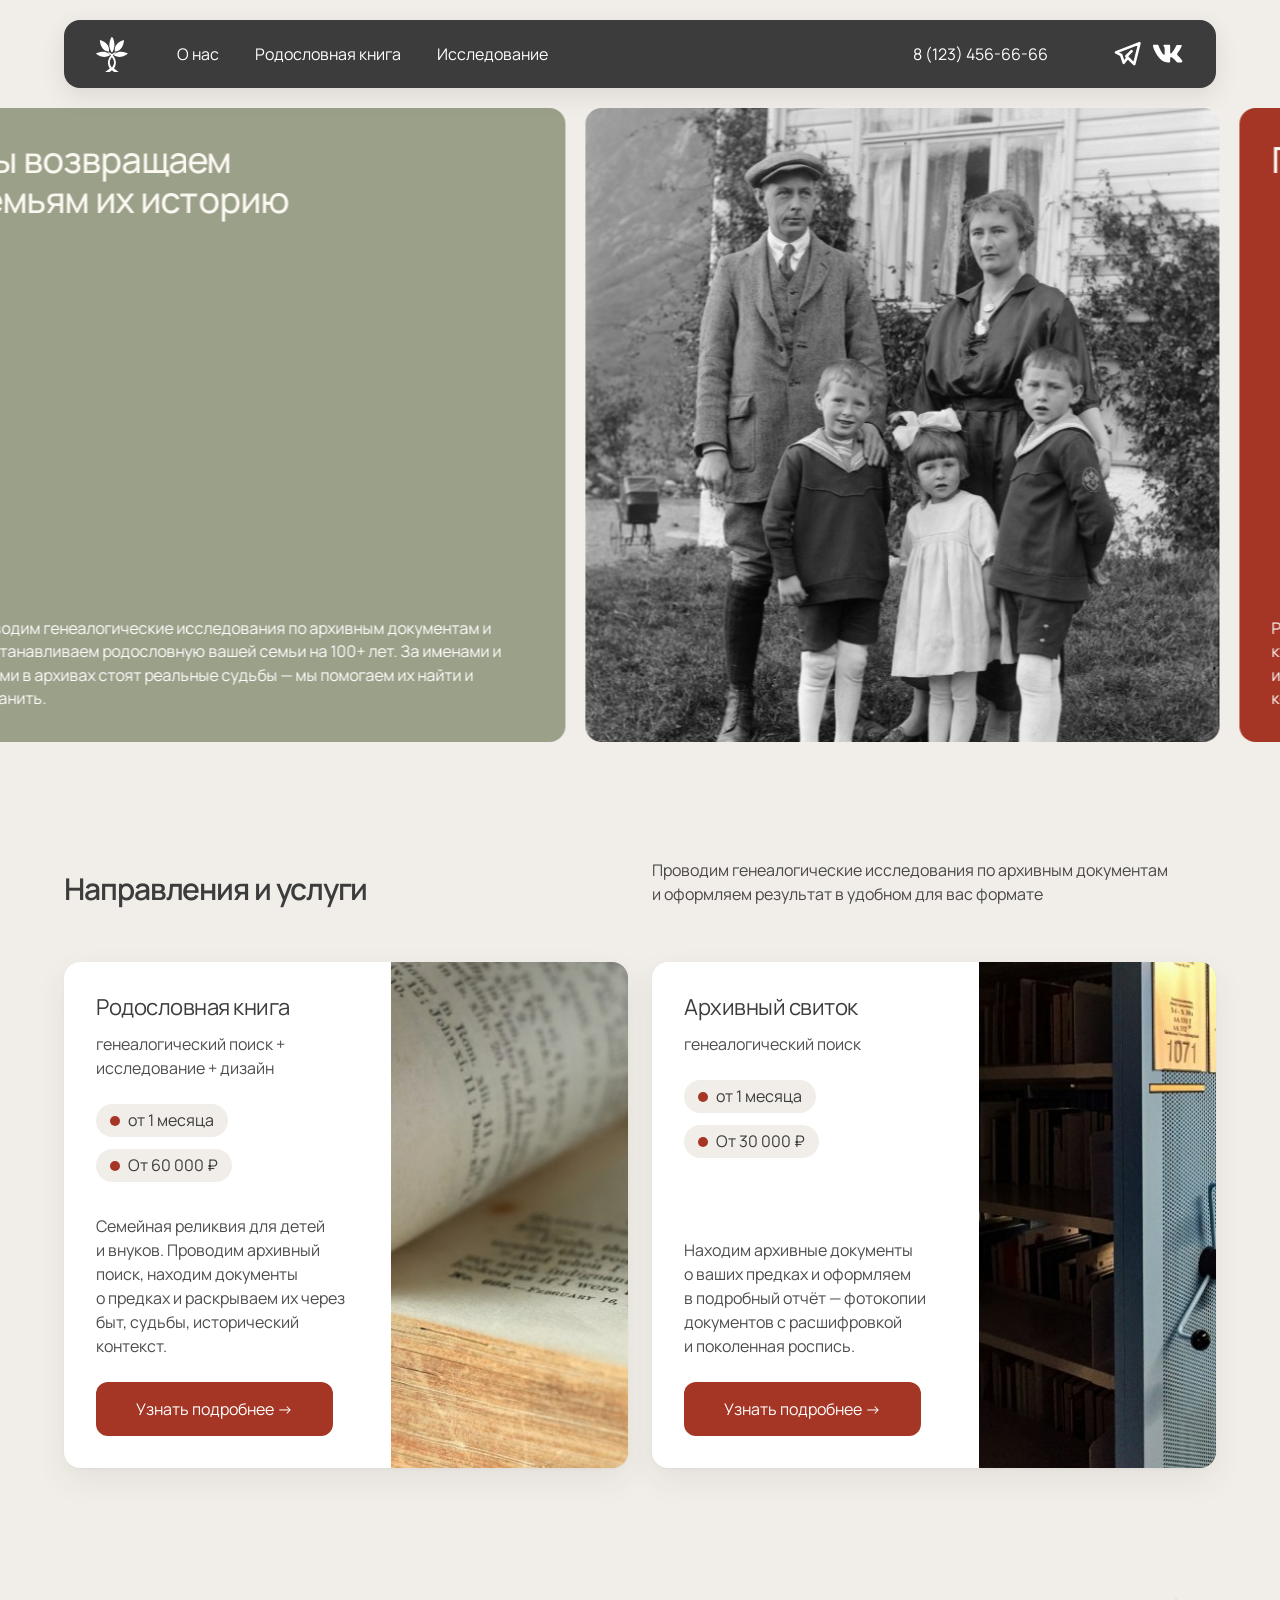
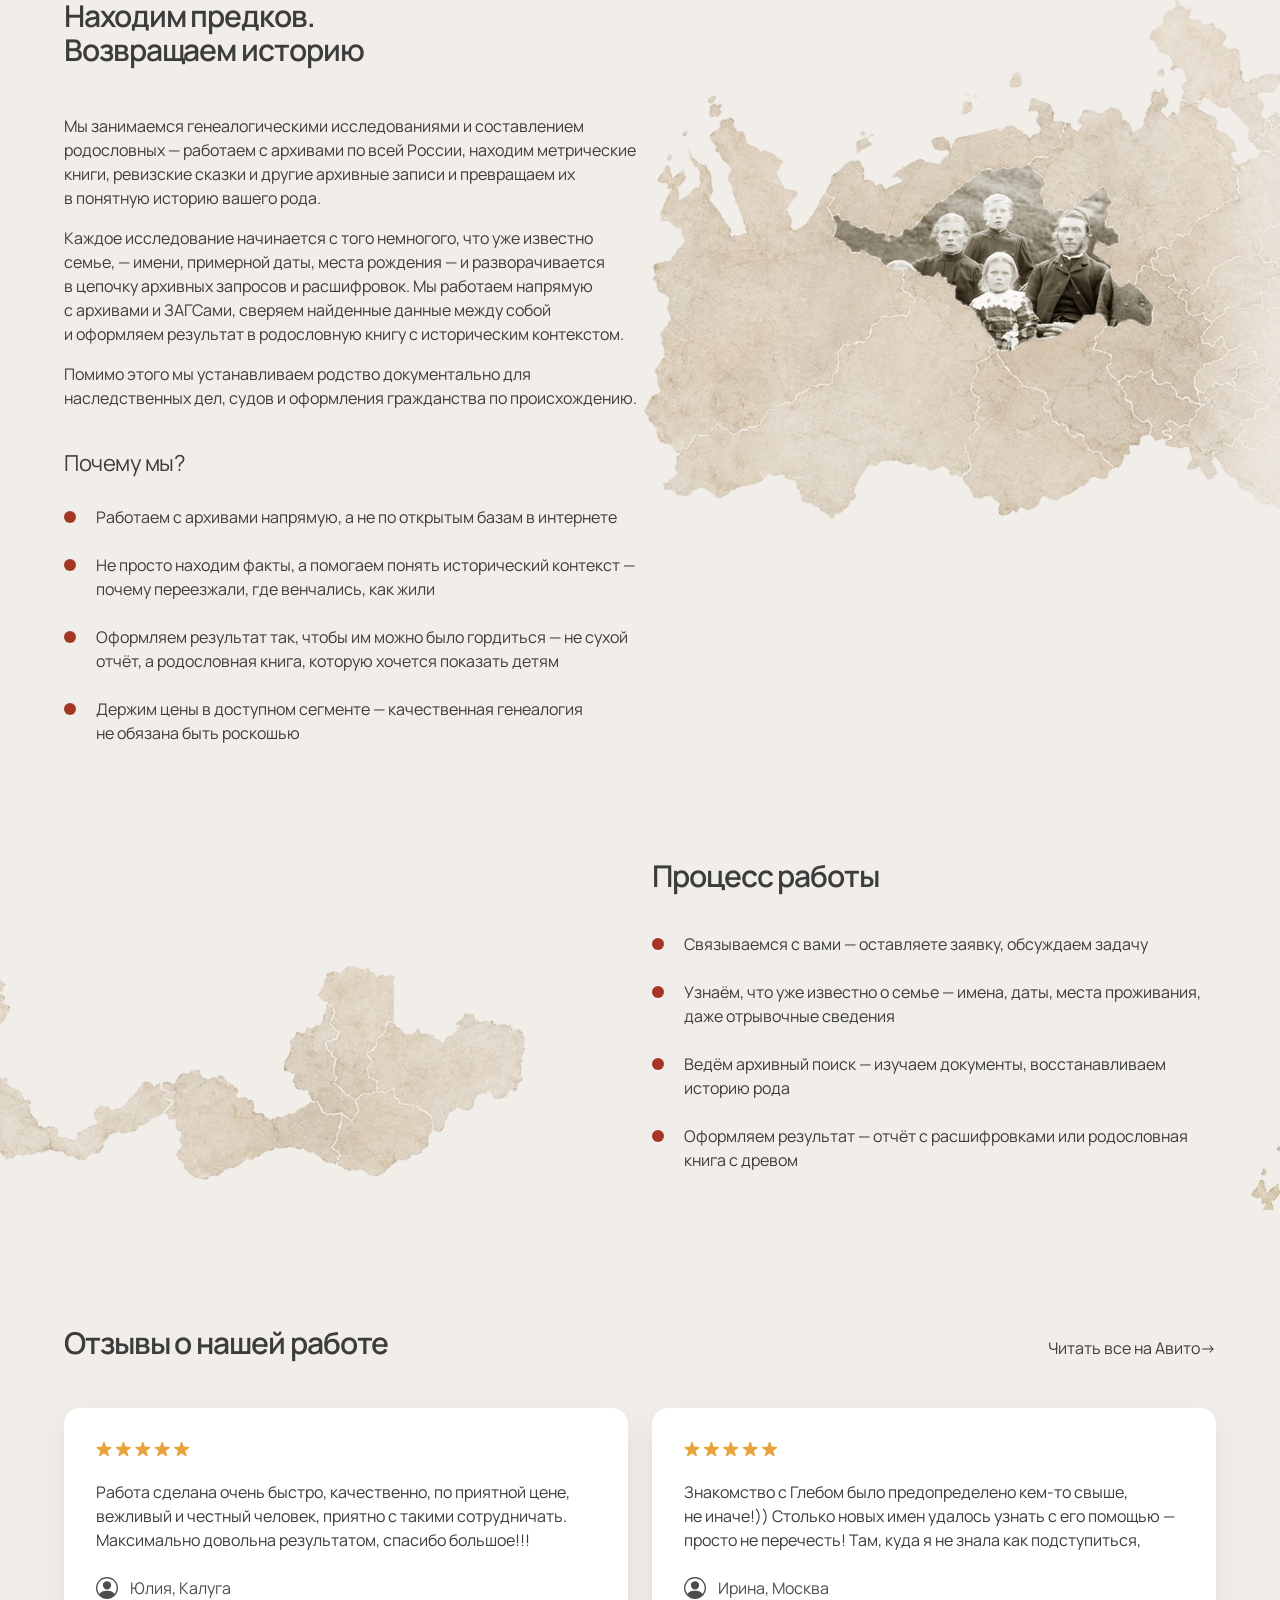
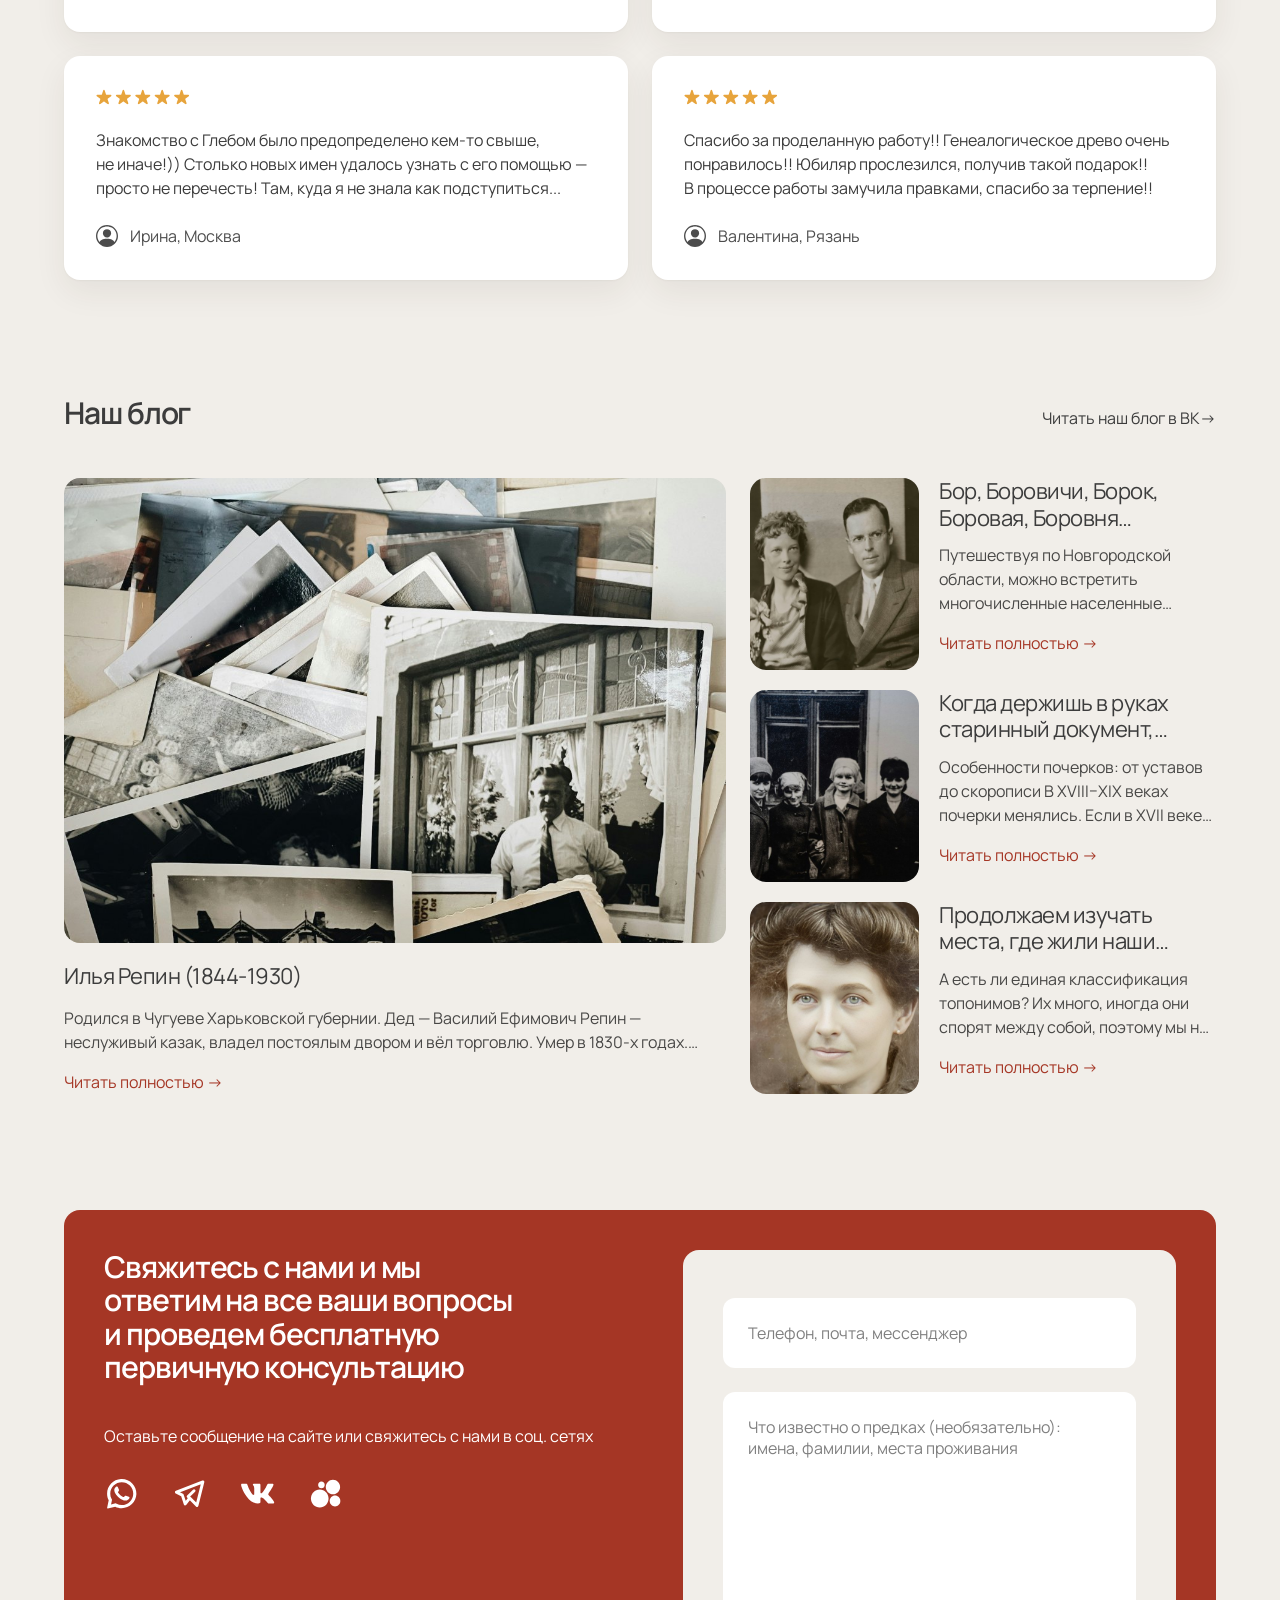
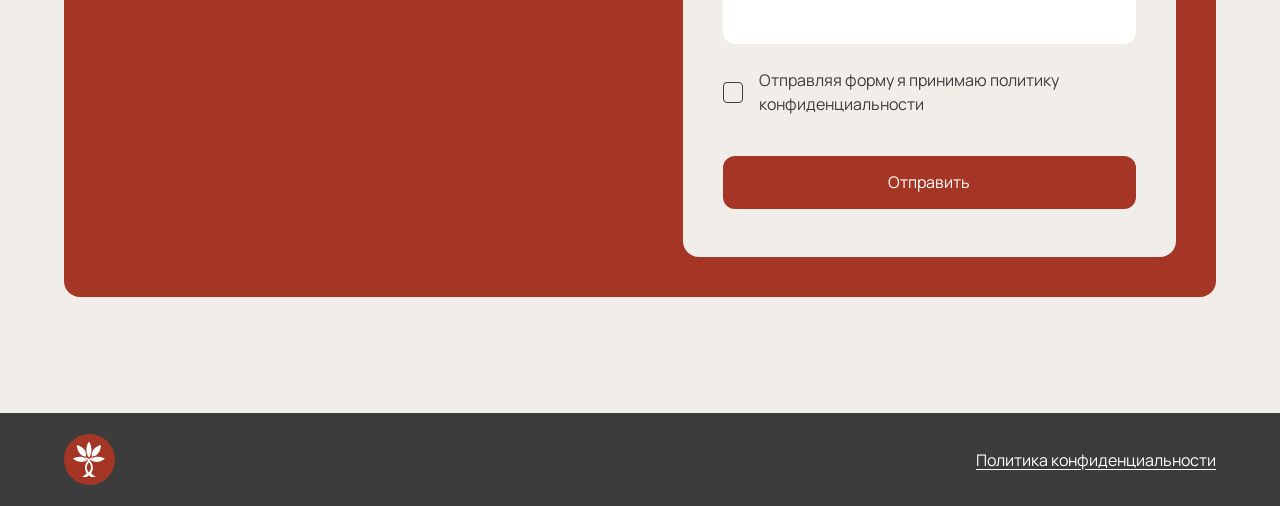
<file: familia_tree/index-1.html>
<!DOCTYPE html>
<html lang="ru">
<head>
  <meta charset="UTF-8">
  <meta name="viewport" content="width=device-width, initial-scale=1">
  <title>Семейное древо</title>
  <meta name="description" content="Найдём историю семьи в архивах и составим родословную книгу. Метрические книги, ревизские сказки, работа с архивами по всей России.">
  <link rel="stylesheet" href="css/style.css">
</head>
<body>
<div class="page">

  <!-- ============ HEADER ============ -->
  <header class="header header--sticky header--dark">
    <div class="header__bar">
      <div class="header__left">
        <a class="header__logo" href="#top" aria-label="Семейное древо — на главную">
          <img src="img/logo.svg" width="33" height="37" alt="">
        </a>
        <nav class="nav" aria-label="Основное меню">
          <a href="#about">О нас</a>
          <a href="#directions">Родословная книга</a>
          <a href="#process">Исследование</a>
        </nav>
      </div>
      <div class="header__right">
        <a class="header__phone" href="tel:+71234566666">8 (123) 456-66-66</a>
        <div class="header__socials">
          <a class="round-icon" href="#" aria-label="Telegram">
            <img class="round-icon__img round-icon__img--tg" src="icons/icon/tabler-icons/brand-telegram.svg" alt="">
          </a>
          <a class="round-icon" href="#" aria-label="ВКонтакте">
            <img class="round-icon__img round-icon__img--vk" src="icons/icon/ionicons/logos/logo-vk.svg" alt="">
          </a>
        </div>
      </div>
    </div>

    <div class="header__mobile">
      <a class="header__pill" href="#top" aria-label="Семейное древо — на главную">
        <img src="img/logo.svg" width="25" height="28" alt="">
        <span>Семейное древо</span>
      </a>
      <div class="header__buttons">
        <a class="icon-btn" href="tel:+71234566666" aria-label="Позвонить"><img src="img/icon-phone.svg" width="50" height="50" alt=""></a>
        <button class="icon-btn header__burger" type="button" aria-label="Открыть меню" aria-expanded="false" aria-controls="mobile-menu-1">
          <img src="img/icon-menu.svg" width="50" height="50" alt="">
        </button>
      </div>
    </div>

    <div class="mobile-menu" id="mobile-menu-1" hidden>
      <nav class="mobile-menu__nav" aria-label="Мобильное меню">
        <a href="#about">О нас</a>
        <a href="#directions">Родословная книга</a>
        <a href="#process">Исследование</a>
        <a href="#reviews">Отзывы</a>
        <a href="#blog">Блог</a>
        <a href="#contact">Контакты</a>
      </nav>
      <a class="mobile-menu__phone" href="tel:+71234566666">8 (123) 456-66-66</a>
    </div>
  </header>

  <main id="top">

    <!-- ============ HERO (бегущая лента карточек) ============ -->
    <section class="hero4" aria-label="Первый экран">
      <div class="marquee">
        <div class="marquee__track">
          <article class="mcard mcard--green">
            <h1 class="mcard__title">Мы возвращаем семьям их историю</h1>
            <p class="mcard__text">Проводим генеалогические исследования по архивным документам и восстанавливаем родословную вашей семьи на 100+ лет. За именами и датами в архивах стоят реальные судьбы — мы помогаем их найти и сохранить.</p>
          </article>
          <figure class="mcard mcard--photo"><img src="img/strip-family.jpg" width="624" height="634" alt="Семья у дома, архивная фотография" loading="eager" decoding="async"></figure>
          <article class="mcard mcard--red">
            <p class="mcard__title">Подарок, который не забудется</p>
            <p class="mcard__text">Родословная книга — не вещь, а история семьи, которую невозможно купить готовой. Мы оформляем найденное в родословную книгу с историческим контекстом и дизайном фамильного древа — подарок, который останется в семье на поколения, а не потеряется через месяц.</p>
          </article>
          <figure class="mcard mcard--photo"><img src="img/strip-elders.jpg" width="624" height="626" alt="Сельские жители у крыльца, архивная фотография" loading="eager" decoding="async"></figure>
          <article class="mcard mcard--orange">
            <p class="mcard__title">Десятки довольных клиентов по всей России</p>
            <p class="mcard__text">С нами уже работали семьи из Москвы и регионов — и продолжают возвращаться с новыми запросами и рекомендовать нас близким. Ценим доверие и работаем так, чтобы каждый клиент остался доволен результатом.</p>
          </article>
          <figure class="mcard mcard--photo"><img src="img/strip-plough.jpg" width="632" height="634" alt="Крестьянин пашет поле на лошадях" loading="eager" decoding="async"></figure>
          <!-- копия набора — для бесшовного круга -->
          <article class="mcard mcard--green" aria-hidden="true">
            <p class="mcard__title">Мы возвращаем семьям их историю</p>
            <p class="mcard__text">Проводим генеалогические исследования по архивным документам и восстанавливаем родословную вашей семьи на 100+ лет. За именами и датами в архивах стоят реальные судьбы — мы помогаем их найти и сохранить.</p>
          </article>
          <figure class="mcard mcard--photo" aria-hidden="true"><img src="img/strip-family.jpg" width="624" height="634" alt="" loading="eager" decoding="async"></figure>
          <article class="mcard mcard--red" aria-hidden="true">
            <p class="mcard__title">Подарок, который не забудется</p>
            <p class="mcard__text">Родословная книга — не вещь, а история семьи, которую невозможно купить готовой. Мы оформляем найденное в родословную книгу с историческим контекстом и дизайном фамильного древа — подарок, который останется в семье на поколения, а не потеряется через месяц.</p>
          </article>
          <figure class="mcard mcard--photo" aria-hidden="true"><img src="img/strip-elders.jpg" width="624" height="626" alt="" loading="eager" decoding="async"></figure>
          <article class="mcard mcard--orange" aria-hidden="true">
            <p class="mcard__title">Десятки довольных клиентов по всей России</p>
            <p class="mcard__text">С нами уже работали семьи из Москвы и регионов — и продолжают возвращаться с новыми запросами и рекомендовать нас близким. Ценим доверие и работаем так, чтобы каждый клиент остался доволен результатом.</p>
          </article>
          <figure class="mcard mcard--photo" aria-hidden="true"><img src="img/strip-plough.jpg" width="632" height="634" alt="" loading="eager" decoding="async"></figure>
        </div>
      </div>
    </section>

    <!-- ============ НАПРАВЛЕНИЯ И УСЛУГИ ============ -->
    <section class="directions container section" id="directions" aria-labelledby="directions-title">
      <div class="section-head">
        <h2 class="h2" id="directions-title">Направления и&nbsp;услуги</h2>
        <p class="section-head__text">Проводим генеалогические исследования по&nbsp;архивным документам и&nbsp;оформляем результат в&nbsp;удобном для вас формате</p>
      </div>

      <div class="directions__list">
        <article class="dcard">
          <div class="dcard__body">
            <div class="dcard__top">
              <h3 class="dcard__title">Родословная книга</h3>
              <p class="dcard__sub">генеалогический поиск + исследование + дизайн</p>
              <ul class="tags dcard__tags">
                <li class="tag">от 1 месяца</li>
                <li class="tag">От 60 000 ₽</li>
              </ul>
            </div>
            <div class="dcard__bottom">
              <p class="dcard__desc dcard__desc--full">Семейная реликвия для детей и&nbsp;внуков. Проводим архивное исследование, находим документы о&nbsp;ваших предках и&nbsp;раскрываем их через исторический контекст&nbsp;— быт, судьбы, места проживания. Результат оформляем в&nbsp;родословную книгу с&nbsp;векторным древом для печати на&nbsp;холсте любого размера. Самый востребованный формат.</p>
              <p class="dcard__desc dcard__desc--short">Семейная реликвия для детей и&nbsp;внуков. Проводим архивный поиск, находим документы о&nbsp;предках и&nbsp;раскрываем их через быт, судьбы, исторический контекст.</p>
              <a class="btn dcard__btn" href="#contact">Узнать подробнее →</a>
            </div>
          </div>
          <div class="dcard__media">
            <img src="img/dir-book.jpg" width="464" height="500" alt="Страницы старинной книги крупным планом" loading="lazy">
          </div>
        </article>

        <article class="dcard">
          <div class="dcard__body">
            <div class="dcard__top">
              <h3 class="dcard__title">Архивный свиток</h3>
              <p class="dcard__sub">генеалогический поиск</p>
              <ul class="tags dcard__tags">
                <li class="tag">от 1 месяца</li>
                <li class="tag">От 30 000 ₽</li>
              </ul>
            </div>
            <div class="dcard__bottom">
              <p class="dcard__desc">Находим архивные документы о&nbsp;ваших предках и&nbsp;оформляем в&nbsp;подробный отчёт&nbsp;— фотокопии документов с&nbsp;расшифровкой и&nbsp;поколенная роспись.</p>
              <a class="btn dcard__btn" href="#contact">Узнать подробнее →</a>
            </div>
          </div>
          <div class="dcard__media dcard__media--archive">
            <img src="img/dir-archive.jpg" width="464" height="500" alt="Стеллажи архивохранилища с номерами фондов" loading="lazy">
          </div>
        </article>
      </div>
    </section>

    <!-- ============ О НАС / КАРТА ============ -->
    <section class="about section" id="about">
      <div class="about__intro">
        <h2 class="h2 about__title">Находим предков. <br>Возвращаем историю</h2>
        <div class="about__text">
          <p>Мы занимаемся генеалогическими исследованиями и&nbsp;составлением родословных&nbsp;— работаем с&nbsp;архивами по&nbsp;всей России, находим метрические книги, ревизские сказки и&nbsp;другие архивные записи и&nbsp;превращаем их в&nbsp;понятную историю вашего рода.</p>
          <p>Каждое исследование начинается с&nbsp;того немногого, что уже известно семье,&nbsp;— имени, примерной даты, места рождения&nbsp;— и&nbsp;разворачивается в&nbsp;цепочку архивных запросов и&nbsp;расшифровок. Мы работаем напрямую с&nbsp;архивами и&nbsp;ЗАГСами, сверяем найденные данные между собой и&nbsp;оформляем результат в&nbsp;родословную книгу с&nbsp;историческим контекстом.</p>
          <p>Помимо этого мы устанавливаем родство документально для наследственных дел, судов и&nbsp;оформления гражданства по&nbsp;происхождению.</p>
        </div>
      </div>

      <div class="about__map" aria-hidden="true">
        <img src="img/karta-1.png" width="1513" height="1077" alt="" loading="lazy">
      </div>
      <div class="about__fade" aria-hidden="true"></div>

      <div class="about__why">
        <h3 class="h3">Почему мы?</h3>
        <ul class="dots">
          <li>Работаем с&nbsp;архивами напрямую, а&nbsp;не&nbsp;по&nbsp;открытым базам в&nbsp;интернете</li>
          <li>Не&nbsp;просто находим факты, а&nbsp;помогаем понять исторический контекст&nbsp;— почему переезжали, где венчались, как жили</li>
          <li>Оформляем результат так, чтобы им можно было гордиться&nbsp;— не&nbsp;сухой отчёт, а&nbsp;родословная книга, которую хочется показать детям</li>
          <li>Держим цены в&nbsp;доступном сегменте&nbsp;— качественная генеалогия не&nbsp;обязана быть роскошью</li>
        </ul>
      </div>

      <div class="about__map2" aria-hidden="true">
        <img src="img/karta-2.png" width="1199" height="719" alt="" loading="lazy">
      </div>

      <div class="about__process" id="process">
        <h2 class="h2">Процесс работы</h2>
        <ul class="dots">
          <li>Связываемся с&nbsp;вами&nbsp;— оставляете заявку, обсуждаем задачу</li>
          <li>Узнаём, что уже известно о&nbsp;семье&nbsp;— имена, даты, места проживания, даже отрывочные сведения</li>
          <li>Ведём архивный поиск&nbsp;— изучаем документы, восстанавливаем историю рода</li>
          <li>Оформляем результат&nbsp;— отчёт с&nbsp;расшифровками или родословная книга с&nbsp;древом</li>
        </ul>
      </div>
    </section>

    <!-- ============ ОТЗЫВЫ ============ -->
    <section class="reviews container section" id="reviews">
      <div class="section-head">
        <h2 class="h2">Отзывы о&nbsp;нашей работе</h2>
        <a class="link-more" href="#">Читать все на Авито→</a>
      </div>
      <div class="reviews__list scroller">
        <article class="review">
          <div>
            <img class="review__stars" src="img/stars.svg" width="117" height="24" alt="Оценка 5 из 5">
            <p class="review__text">Работа сделана очень быстро, качественно, по&nbsp;приятной цене, вежливый и&nbsp;честный человек, приятно с&nbsp;такими сотрудничать. Максимально довольна результатом, спасибо большое!!!</p>
          </div>
          <p class="review__author"><img src="img/person.svg" width="26" height="26" alt="">Юлия, Калуга</p>
        </article>
        <article class="review">
          <div>
            <img class="review__stars" src="img/stars.svg" width="117" height="24" alt="Оценка 5 из 5">
            <p class="review__text">Знакомство с&nbsp;Глебом было предопределено кем‑то свыше, не&nbsp;иначе!)) Столько новых имен удалось узнать с&nbsp;его помощью&nbsp;— просто не&nbsp;перечесть! Там, куда я&nbsp;не&nbsp;знала как подступиться,</p>
          </div>
          <p class="review__author"><img src="img/person.svg" width="26" height="26" alt="">Ирина, Москва</p>
        </article>
        <article class="review">
          <div>
            <img class="review__stars" src="img/stars.svg" width="117" height="24" alt="Оценка 5 из 5">
            <p class="review__text">Знакомство с&nbsp;Глебом было предопределено кем‑то свыше, не&nbsp;иначе!)) Столько новых имен удалось узнать с&nbsp;его помощью&nbsp;— просто не&nbsp;перечесть! Там, куда я&nbsp;не&nbsp;знала как подступиться...</p>
          </div>
          <p class="review__author"><img src="img/person.svg" width="26" height="26" alt="">Ирина, Москва</p>
        </article>
        <article class="review">
          <div>
            <img class="review__stars" src="img/stars.svg" width="117" height="24" alt="Оценка 5 из 5">
            <p class="review__text">Спасибо за&nbsp;проделанную работу!! Генеалогическое древо очень понравилось!! Юбиляр прослезился, получив такой подарок!! В&nbsp;процессе работы замучила правками, спасибо за&nbsp;терпение!!</p>
          </div>
          <p class="review__author"><img src="img/person.svg" width="26" height="26" alt="">Валентина, Рязань</p>
        </article>
      </div>
    </section>

    <!-- ============ БЛОГ ============ -->
    <section class="blog container section" id="blog">
      <div class="section-head">
        <h2 class="h2">Наш блог</h2>
        <a class="link-more" href="https://vk.ru/russiagenealogy" target="_blank" rel="noopener">Читать наш блог в&nbsp;ВК→</a>
      </div>
      <!-- Посты из группы ВК. Здесь — снимок последних постов на 28.09.2026:
           его видно, когда сайт открыт как файл. На хостинге js/main.js заменяет
           карточки свежими постами из api/vk-posts.php (последний пост — большая карточка,
           следующие три — справа сверху вниз). -->
      <div class="blog__grid scroller" data-vk-blog="api/vk-posts.php">
        <article class="post post--main">
          <img class="post__img" src="https://sun9-57.vkuserphoto.ru/s/v1/ig2/vi1DBRthe_U-Eu406gLm0ZncodinImf2RdQdP_9PGj3OyPxVohfhkEpY28KJeD5R9xbN90BLUhEDaSgGPvS2iVWW.jpg?quality=95&amp;as=32x24,48x36,72x54,108x81,160x120,240x180,360x270,480x360,540x405,640x480,720x540,1080x810,1280x960,1440x1080&amp;from=bu&amp;u=MSmhdUww6Kh-TCCy1Ifwu7X7OXn09U9IX2xeTPh0aKM&amp;cs=1280x0" alt="Илья Репин (1844-1930)" loading="lazy" referrerpolicy="no-referrer" onerror="this.onerror=null;this.src='img/blog-main.jpg'">
          <div class="post__body">
            <div class="post__texts">
              <h3 class="post__title">Илья Репин (1844-1930)</h3>
              <p class="post__desc">Родился в Чугуеве Харьковской губернии. Дед — Василий Ефимович Репин — неслуживый казак, владел постоялым двором и вёл торговлю. Умер в 1830-х годах. Отец — Ефим Васильевич Репин (1804-1894) после введения военных поселений в 1817 году получил статус &quot;военного поселянина&quot; (это звание считалось презренным среди чугуевцев-казаков). Занимался торговлей лошадьми — ежегодно ездил за 300 вёрст на Дон и пригонял табуны на…</p>
            </div>
            <a class="post__link" href="https://vk.com/wall-228395135_43" target="_blank" rel="noopener">Читать полностью →</a>
          </div>
        </article>
        <div class="blog__side">
          <article class="post post--side">
            <img class="post__img" src="https://sun9-69.vkuserphoto.ru/s/v1/ig2/Y83wlDrvDAXhMMU_mG9PfY61jc-lctqte6tW2oxXUb-gIvLJqyfv0q-Rb9XVL3dJK7wE7ivwzG76tDXUY0aJ8l7K.jpg?quality=95&amp;as=32x24,48x36,72x54,108x81,160x120,240x180,360x270,480x360,540x405,640x480,720x540,1080x810,1280x960&amp;from=bu&amp;u=DBxXhdE_h_3-DjdANFr7Sgux7iU9BUq6dSL_967d4kE&amp;cs=640x0" alt="Бор, Боровичи, Борок, Боровая, Боровня…" loading="lazy" referrerpolicy="no-referrer" onerror="this.onerror=null;this.src='img/blog-1.jpg'">
            <div class="post__body">
              <div class="post__texts">
                <h3 class="post__title">Бор, Боровичи, Борок, Боровая, Боровня…</h3>
                <p class="post__desc">Путешествуя по Новгородской области, можно встретить многочисленные населенные пункты, названия которых восходят к корню бор-. Если взглянуть на растительность в округе, часто интуитивно становится понятно, что эти названия – вариации на тему бора как соснового леса. И действительно, Новгородская область славится своими хвойными лесами: они занимают половину территории, а 28% этих лесов занимают именно сосны. Корень…</p>
              </div>
              <a class="post__link" href="https://vk.com/wall-228395135_42" target="_blank" rel="noopener">Читать полностью →</a>
            </div>
          </article>
          <article class="post post--side">
            <img class="post__img" src="https://sun9-13.vkuserphoto.ru/s/v1/ig2/TPhrwy9MR9Lus3qjxW_uJn6TqqkPaYybKADGPD8QEbB53gL-CzmnXpfdkepqUJHa0PXphmEpMydofq89Kxh3ZwW8.jpg?quality=95&amp;as=32x24,48x36,72x54,108x81,160x120,240x180,360x270,480x360,540x405,640x480,720x540,1080x810,1280x960,1440x1080&amp;from=bu&amp;u=vhwEHnwDRJWmstTHI713038aU4GB949NU6roz5zqOYI&amp;cs=640x0" alt="Когда держишь в руках старинный документ, первое чувство — трепет. Метрическая книга XVIII века, ревизская сказка, исповедная ведомость… Бумага пожелтела, чернила выцвели, а буквы — ну точно пляшут как хотят. И возникает вопрос: как это вообще читать? Мы в проекте «Древо Предков» расшифровываем такие рукописи каждый день. И сегодня покажем вам несколько секретов, которые помогут самостоятельно разобрать текст XVIII–XIX века. Поехали!" loading="lazy" referrerpolicy="no-referrer" onerror="this.onerror=null;this.src='img/blog-2.jpg'">
            <div class="post__body">
              <div class="post__texts">
                <h3 class="post__title">Когда держишь в руках старинный документ, первое чувство — трепет. Метрическая книга XVIII века, ревизская сказка, исповедная ведомость… Бумага пожелтела, чернила выцвели, а буквы — ну точно пляшут как хотят. И возникает вопрос: как это вообще читать? Мы в проекте «Древо Предков» расшифровываем такие рукописи каждый день. И сегодня покажем вам несколько секретов, которые помогут самостоятельно разобрать текст XVIII–XIX века. Поехали!</h3>
                <p class="post__desc">Особенности почерков: от уставов до скорописи В XVIII–XIX веках почерки менялись. Если в XVII веке ещё встречался устав (буквы стояли ровно, как солдаты на параде), то позже в обиход вошла скоропись. Что это значит? — Буквы стали писаться слитно, с наклоном. — Появились выносные элементы — хвостики, завитки. — Одна и та же буква могла выглядеть по-разному.</p>
              </div>
              <a class="post__link" href="https://vk.com/wall-228395135_40" target="_blank" rel="noopener">Читать полностью →</a>
            </div>
          </article>
          <article class="post post--side">
            <img class="post__img" src="https://sun9-23.vkuserphoto.ru/s/v1/ig2/YWb3jC3WW3fZ70lcfDXVkipRxDRTKxERm_Io78vdp7DJU8pCMaiEVVm5M_qMs9lwxqyMTyOw386jStXNfG2NsLfv.jpg?quality=95&amp;as=32x24,48x36,72x54,108x81,160x120,240x180,360x270,480x360,540x405,640x480,720x540,1080x810,1280x960,1440x1080&amp;from=bu&amp;u=yVFAjkIFJ0VKnxijMuq-SH07NiXx2-yMan15Vcvuvig&amp;cs=640x0" alt="Продолжаем изучать места, где жили наши предки." loading="lazy" referrerpolicy="no-referrer" onerror="this.onerror=null;this.src='img/blog-3.jpg'">
            <div class="post__body">
              <div class="post__texts">
                <h3 class="post__title">Продолжаем изучать места, где жили наши предки.</h3>
                <p class="post__desc">А есть ли единая классификация топонимов? Их много, иногда они спорят между собой, поэтому мы не будем подробно останавливаться на громоздких классификациях лингвистов. На примере топонимов, образованных по природным признакам, а именно хвойного леса - бора, рассмотрим словообразование топонимов. Самый простой способ – прямой переход слова в топоним. Бывали в городке Бор, до которого можно добраться по канатной…</p>
              </div>
              <a class="post__link" href="https://vk.com/wall-228395135_39" target="_blank" rel="noopener">Читать полностью →</a>
            </div>
          </article>
        </div>
      </div>
    </section>

    <!-- ============ КОНТАКТЫ ============ -->
    <section class="contact container section" id="contact">
      <div class="contact__inner">
        <div class="contact__info">
          <h2 class="h2 contact__title">Свяжитесь с&nbsp;нами и&nbsp;мы ответим на&nbsp;все ваши вопросы и&nbsp;проведем бесплатную первичную консультацию</h2>
          <p class="contact__text">Оставьте сообщение на&nbsp;сайте или свяжитесь с&nbsp;нами в&nbsp;соц. сетях</p>
          <div class="socials">
            <a href="#" aria-label="WhatsApp"><img src="icons/icon/jam-icons/outline%20%26%20logos/whatsapp.svg" width="44" height="44" alt=""></a>
            <a href="#" aria-label="Telegram"><img src="icons/icon/tabler-icons/brand-telegram.svg" width="44" height="44" alt=""></a>
            <a href="#" aria-label="ВКонтакте"><img src="icons/icon/ionicons/logos/logo-vk.svg" width="44" height="44" alt=""></a>
            <a href="#" aria-label="MAX"><img src="icons/Frame%202.svg" width="44" height="44" alt=""></a>
          </div>
        </div>

        <form class="form" action="#" method="post" novalidate>
          <div class="form__fields">
            <label class="visually-hidden" for="contact-field">Телефон, почта или мессенджер</label>
            <input class="input" id="contact-field" name="contact" type="text" placeholder="Телефон, почта, мессенджер" autocomplete="tel" required>
            <label class="visually-hidden" for="ancestors-field">Что известно о предках</label>
            <textarea class="input input--area" id="ancestors-field" name="ancestors" placeholder="Что известно о предках (необязательно): имена, фамилии, места проживания"></textarea>
            <label class="check">
              <input type="checkbox" name="agree" required>
              <span>Отправляя форму я&nbsp;принимаю <a href="#">политику конфиденциальности</a></span>
            </label>
          </div>
          <button class="btn form__submit" type="submit">Отправить</button>
          <p class="form__note" role="status" aria-live="polite"></p>
        </form>
      </div>
    </section>
  </main>

  <!-- ============ FOOTER ============ -->
  <footer class="footer">
    <div class="footer__inner">
      <a class="footer__logo" href="#top" aria-label="Семейное древо — наверх">
        <img src="img/logo.svg" width="33" height="37" alt="">
      </a>
      <img class="footer__watermark" src="img/logo.svg" alt="" aria-hidden="true">
      <div class="footer__socials">
        <a href="#" aria-label="WhatsApp"><img src="icons/icon/jam-icons/outline%20%26%20logos/whatsapp.svg" width="44" height="44" alt=""></a>
        <a href="#" aria-label="Telegram"><img src="icons/icon/tabler-icons/brand-telegram.svg" width="44" height="44" alt=""></a>
        <a href="#" aria-label="ВКонтакте"><img src="icons/icon/ionicons/logos/logo-vk.svg" width="44" height="44" alt=""></a>
        <a href="#" aria-label="MAX"><img src="icons/Frame%202.svg" width="44" height="44" alt=""></a>
      </div>
      <a class="footer__policy" href="#">Политика конфиденциальности</a>
    </div>
  </footer>

</div>
<script src="js/main.js"></script>
</body>
</html>
</file>
<file: familia_tree/css/style.css>
/* =========================================================
   Семейное древо — лендинг
   Брейкпоинты: десктоп ≥ 1200 · планшет 768–1199 · мобильный < 768

   ТИПОГРАФИКА — ровно 4 стиля текста на каждом экране,
   соседние стили отличаются больше чем на 4px:
                  H1        H2        H3      Текст
   1920          52        44        26       16
   1200–1599     36–43     30–37     22       16
   768–1199      34–44     27–32     21       16
   < 768         30        24        19       14

   ПОЛЯ ПО КРАЯМ — 5% ширины окна (1920 → 96px, 1440 → 72px),
   на телефоне 18px. Внутренние отступы — через --pad-card и --col-gap.
   ========================================================= */

/* ---------- Шрифты (только из папки font) ---------- */
@font-face { font-family: "Manrope"; src: url("../font/Manrope-ExtraLight.ttf") format("truetype"); font-weight: 200; font-display: swap; }
@font-face { font-family: "Manrope"; src: url("../font/Manrope-Regular.ttf") format("truetype"); font-weight: 400; font-display: swap; }
@font-face { font-family: "Manrope"; src: url("../font/Manrope-Medium.ttf") format("truetype"); font-weight: 500; font-display: swap; }
@font-face { font-family: "Manrope"; src: url("../font/Manrope-SemiBold.ttf") format("truetype"); font-weight: 600; font-display: swap; }

/* ---------- Токены ---------- */
:root {
  --bg: #f1eee9;
  --red: #a53625;
  --red-hover: #8f2d1f;
  --terra: #b05538;
  --orange: #e7a43c;
  --gold: #af8c4c;
  --green: #9ba089;
  --text: #3c3c3c;
  --dark: #3c3c3c;
  --slate: #3c3c3c;            /* цвет шапки */
  --muted: rgba(0, 0, 0, .7);
  --placeholder: rgba(0, 0, 0, .5);
  --white: #fff;

  /* сетка страницы: одно общее поле для всех блоков */
  --container: 1840px;
  --gut: max(40px, 5vw);                              /* поле по краям — 5% ширины окна */
  --edge: max(var(--gut), calc((100% - var(--container)) / 2));
  --section-gap: 132px;
  --col-gap: 24px;                                    /* между карточками в ряду */
  --pad-card: 40px;                                   /* внутренний отступ карточек и шапки */
  --radius: 16px;
  --radius-sm: 12px;                                  /* кнопки, поля, чекбокс — всё, что лежит внутри карточек */

  /* одна мягкая тень для всех белых карточек: тёплая, сверху почти нет, внизу рассеянная */
  --shadow-card: 0 1px 2px rgba(60, 40, 30, .04), 0 12px 32px rgba(60, 40, 30, .07);

  /* высота шапки и отступ до первого блока (для подгонки hero под экран) */
  --hdr-h: 68px;
  --hdr-gap: 20px;                                    /* отступ шапки от верха окна и от шапки до первого блока */
  /* секция не выше видимой части окна под шапкой (с небольшим «воздухом») */
  --fit: calc(100svh - var(--hdr-h) - var(--hdr-gap) - 32px);  /* с учётом закреплённой шапки и отступа над ней */

  /* 4 стиля текста */
  --fs-h1: clamp(36px, min(2.708vw, 11.1vh - 44px), 52px);
  --fs-h2: min(clamp(32px, 2.292vw, 44px), calc(var(--fs-h1) - 6px));
  --fs-h3: clamp(22px, 1.354vw, 26px);
  --fs-body: 16px;
}

/* ---------- База ---------- */
*, *::before, *::after { box-sizing: border-box; }
html { scroll-behavior: smooth; scroll-padding-top: calc(var(--hdr-h) + var(--hdr-gap) + 16px); -webkit-text-size-adjust: 100%; }
html.lenis { scroll-behavior: auto; }   /* плавностью управляет Lenis (js/main.js), нативный smooth ему мешает */
body {
  margin: 0;
  background: var(--bg);
  color: var(--text);
  font-family: "Manrope", system-ui, sans-serif;
  font-weight: 400;
  font-size: var(--fs-body);
  line-height: 1.5;                                   /* было 1.3 — длинные абзацы читались тесно */
  -webkit-font-smoothing: antialiased;
  -moz-osx-font-smoothing: grayscale;
}
.page { overflow-x: clip; }
img { max-width: 100%; display: block; }
a { color: inherit; }
h1, h2, h3, p, ul { margin: 0; }
ul { padding: 0; list-style: none; }
button, input, textarea { font: inherit; }
:focus-visible { outline: 2px solid var(--orange); outline-offset: 3px; }
::selection { background: rgba(165, 54, 37, .18); }

.visually-hidden {
  position: absolute !important; width: 1px; height: 1px; padding: 0; margin: -1px;
  overflow: hidden; clip: rect(0 0 0 0); white-space: nowrap; border: 0;
}

.container { width: min(var(--container), 100% - 2 * var(--gut)); margin-inline: auto; }
.section { margin-top: var(--section-gap); }

/* ---------- 4 стиля текста ---------- */
.mcard__title {
  font-weight: 500;
  font-size: var(--fs-h1);
  line-height: 1.1;
  letter-spacing: -.02em;
}
.h2 {
  font-weight: 600;
  font-size: var(--fs-h2);
  line-height: 1.12;
  letter-spacing: -.036em;
  color: var(--text);
}
.h3, .dcard__title, .post__title {
  font-weight: 400;
  font-size: var(--fs-h3);
  line-height: 1.2;
  letter-spacing: -.5px;
}
/* заголовки переносятся ровными строками, без одного слова на последней строке */
.mcard__title, .h2, .h3, .dcard__title { text-wrap: balance; }
/* ---------- Появление при прокрутке (классы ставит js/main.js; без JS всё видно сразу) ---------- */
/* заголовки проявляются по буквам, одна за другой */
.letters .lw { display: inline-block; white-space: nowrap; }
.letters .lc { opacity: 0; transition: opacity .6s ease; transition-delay: calc(var(--i) * var(--step, 30ms)); }
.letters.is-in .lc { opacity: 1; }
/* остальные блоки мягко поднимаются снизу */
.reveal {
  opacity: 0;
  transform: translateY(28px);
  transition: opacity .9s ease .2s, transform .9s cubic-bezier(.2, .7, .2, 1) .2s;
}
.reveal.is-in { opacity: 1; transform: none; }
/* всё остальное — основной текст: font-size: var(--fs-body) наследуется от body */

/* ---------- Кнопки / ссылки ---------- */
.btn {
  display: inline-flex;
  align-items: center;
  justify-content: center;
  gap: 8px;
  padding: 15px 40px;
  border: 0;
  border-radius: var(--radius-sm);
  background: var(--red);
  color: var(--white);
  font-size: var(--fs-body);
  line-height: 24px;
  text-decoration: none;
  white-space: nowrap;
  cursor: pointer;
  transition: background-color .2s ease, box-shadow .2s ease, transform .2s ease, filter .2s ease;
}
/* при наведении кнопка чуть приподнимается, при нажатии — опускается */
.btn:hover { background: var(--red-hover); box-shadow: 0 8px 20px rgba(165, 54, 37, .22); transform: translateY(-1px); }
.btn:active { box-shadow: none; transform: none; transition-duration: .06s; }
.btn img { width: 20px; height: 20px; }

.link-more {
  color: var(--text);
  text-decoration: none;
  white-space: nowrap;
  transition: color .2s ease;
}
.link-more:hover { color: var(--red); }

/* =========================================================
   HEADER
   ========================================================= */
.header { width: min(var(--container), 100% - 2 * var(--gut)); margin-inline: auto; position: relative; z-index: 20; }

.header__bar {
  display: flex;
  align-items: center;                              /* содержимое по центру высоты плашки */
  justify-content: space-between;
  height: var(--hdr-h);
  padding: 0 var(--pad-card);                       /* пункты меню стоят на одной линии с текстом карточек */
  background: var(--red);
  border-radius: var(--radius);                     /* прямоугольник со скруглёнными углами, не прилипает к краю окна */
  box-shadow: 0 8px 24px rgba(40, 30, 25, .10);     /* отделяет закреплённую шапку от текста под ней */
}
.header--dark .header__bar { background: var(--slate); }
.header__left, .header__right { display: flex; align-items: center; }
.header__left { gap: 48px; }
.header__logo img { width: 33px; height: 37px; }
.nav { display: flex; gap: 36px; }
.nav a, .header__phone {
  color: var(--white);
  line-height: 1;
  text-decoration: none;
  white-space: nowrap;
  transition: opacity .2s ease;
}
.nav a:hover, .header__phone:hover { opacity: .75; }
.header__right { gap: 64px; }
.header__socials { display: flex; gap: 8px; }
/* соцсети в шапке: белая иконка в белом круге-обводке, всё векторное (inline SVG, цвет — currentColor) */
.round-icon {
  display: block;
  width: 32px;
  height: 32px;
  color: var(--white);
  transition: transform .2s ease, opacity .2s ease;
}
.round-icon svg { display: block; width: 100%; height: 100%; }
.round-icon:hover { transform: scale(1.08); opacity: .75; }

/* мобильная шапка */
.header__mobile { display: none; }
.header__pill {
  display: inline-flex;
  align-items: center;
  gap: 10px;
  height: 50px;
  padding: 0 18px;
  border-radius: var(--radius);
  background: var(--red);
  color: var(--white);
  text-decoration: none;
}
.header__pill img { width: 25px; height: 28px; }
.header__pill span { width: 72px; font-weight: 200; line-height: 1; letter-spacing: -.3px; }
.header__buttons { display: flex; gap: 9px; }
.icon-btn {
  display: block;
  width: 50px;
  height: 50px;
  padding: 0;
  border: 0;
  border-radius: var(--radius);
  background: var(--red);
  cursor: pointer;
}
.header__pill, .icon-btn { box-shadow: 0 6px 18px rgba(40, 30, 25, .12); }
.header--dark .header__pill, .header--dark .icon-btn, .header--dark .mobile-menu { background: var(--slate); }

/* шапка всегда серая и закреплена вверху окна */
.header--sticky { position: sticky; top: var(--hdr-gap); z-index: 50; margin-top: var(--hdr-gap); }

.mobile-menu {
  position: absolute;
  top: calc(100% + 8px);
  left: 0;
  right: 0;
  padding: 24px;
  border-radius: var(--radius);
  background: var(--red);
  color: var(--white);
  box-shadow: 0 16px 40px rgba(0, 0, 0, .18);
}
.mobile-menu[hidden] { display: none; }
.mobile-menu__nav { display: flex; flex-direction: column; gap: 16px; }
.mobile-menu__nav a, .mobile-menu__phone { color: var(--white); text-decoration: none; }
.mobile-menu__phone { display: inline-block; margin-top: 24px; font-weight: 600; }

/* =========================================================
   HERO — бегущая лента: 6 карточек едут влево по кругу.
   Лента от края до края экрана, зазор 20px.
   ========================================================= */
.hero4 { margin-top: var(--hdr-gap); }
.marquee {
  --gap: 20px;
  --card-h: min(634px, calc(100svh - var(--hdr-h) - 2 * var(--hdr-gap) - 20px));
  --card-w: var(--card-h);                            /* квадрат 634 × 634 — целые пиксели, без дрожания на стыке */
  --period: calc(6 * (var(--card-w) + var(--gap)));   /* длина одного набора из 6 карточек */
  --duration: 102s;                                   /* один круг; main.js берёт скорость отсюда */
  overflow: hidden;
  cursor: grab;
  touch-action: pan-y;                                /* вертикальная прокрутка страницы, горизонталь — перетаскивание */
  user-select: none;
  -webkit-user-select: none;
}
.marquee.is-dragging { cursor: grabbing; }
.marquee img { pointer-events: none; -webkit-user-drag: none; }
.marquee__track {
  display: flex;
  gap: var(--gap);
  width: max-content;
  animation: marquee-left var(--duration) linear infinite;
  will-change: transform;
  backface-visibility: hidden;
}
/* с JS лентой управляет main.js (автопрокрутка + перетаскивание), CSS-анимация — запасной вариант */
.marquee--js .marquee__track { animation: none; }
@keyframes marquee-left {
  from { transform: translate3d(0, 0, 0); }
  to   { transform: translate3d(calc(-1 * var(--period)), 0, 0); }
}
@media (prefers-reduced-motion: reduce) {
  .marquee__track { animation: none; transform: none; }
}
.mcard {
  flex: none;
  width: var(--card-w);
  height: var(--card-h);
  margin: 0;
  overflow: hidden;
  border-radius: var(--radius);
}
.mcard--green  { background: var(--green); }
.mcard--red    { background: var(--red); }
.mcard--orange { background: var(--orange); }
/* карточки с текстом: отступ как у карточек «Направления» (--pad-card, на телефоне 16px), заголовок прижат к верху, текст к низу (как auto-отступ в Figma) */
.mcard--green, .mcard--red, .mcard--orange {
  display: flex;
  flex-direction: column;
  justify-content: space-between;
  gap: 16px;
  padding: var(--pad-card);
  color: var(--white);
}
.mcard__title { color: #fbf7f1; }
.mcard__text { margin: 0; max-width: 36em; line-height: 1.45; }
.mcard img { width: 100%; height: 100%; object-fit: cover; }

/* =========================================================
   НАПРАВЛЕНИЯ И УСЛУГИ — две карточки: красная колонка с текстом + фото
   ========================================================= */
.directions { display: flex; flex-direction: column; max-height: var(--fit); }
.directions .section-head { margin-bottom: 56px; }
.directions__list {
  display: grid;
  grid-template-columns: 1fr 1fr;
  gap: var(--col-gap);
  min-height: 0;
}
.dcard {
  display: grid;
  grid-template-columns: 443fr 466fr;                 /* пропорции из макета: 443 + 466 = 909 */
  min-height: min(500px, calc(var(--fit) - 180px));
  overflow: hidden;
  border-radius: var(--radius);
  background: var(--white);
  color: var(--text);
  box-shadow: var(--shadow-card);
}
.dcard__body {
  display: flex;
  flex-direction: column;
  justify-content: space-between;
  gap: 32px;
  min-width: 0;
  padding: var(--pad-card);
}
.dcard__title { color: var(--text); }
.dcard__sub { margin-top: 12px; color: var(--muted); }
.dcard__tags { margin-top: 24px; }
.dcard__desc { color: var(--muted); }
.dcard__desc--short { display: none; }
.dcard__btn {
  min-width: 230px;
  margin-top: 24px;
}
.dcard__media {
  position: relative;
  min-height: 0;
  background: linear-gradient(90deg, #c6bfba, #c1b9b3);
}
.dcard__media img {
  position: absolute;
  inset: 0;
  width: 100%;
  height: 100%;
  object-fit: cover;
}
.dcard__media--archive img { object-position: 30% center; }

/* =========================================================
   SECTION HEAD
   ========================================================= */
.section-head {
  flex: none;
  display: flex;
  align-items: flex-end;
  align-items: last baseline;                         /* ссылка «Читать…» стоит на одной линии с заголовком */
  justify-content: space-between;
  gap: 24px 40px;
  margin-bottom: 48px;
}
.section-head__text { max-width: 600px; color: var(--muted); }

.tags { display: flex; flex-wrap: wrap; gap: 12px; }
.tag {
  display: inline-flex;
  align-items: center;
  gap: 8px;
  padding: 6px 14px;
  border-radius: 25px;
  background: var(--bg);
  color: var(--text);
  line-height: 1.3;
  white-space: nowrap;
}
.tag::before {
  content: "";
  flex: none;
  width: 10px;
  height: 10px;
  border-radius: 50%;
  background: var(--red);
}

/* =========================================================
   О НАС + КАРТА + ПРОЦЕСС (единственная секция выше экрана)
   ========================================================= */
.about {
  position: relative;
  max-width: 1920px;
  margin-inline: auto;
  padding: 15px 0 38px;
  overflow: hidden;
}
.about__intro, .about__why, .about__process { position: relative; z-index: 2; }
.about__intro { width: min(747px, 46%); margin-left: var(--edge); }
.about__text { max-width: 660px; margin-top: 48px; }  /* строка ~75 знаков — удобная длина для чтения */
.about__text p + p { margin-top: 16px; }

.about__why { width: min(681px, 46%); margin-top: 40px; margin-left: var(--edge); }
.about__why .h3 { margin-bottom: 28px; }

.dots { --dot: 12px; display: flex; flex-direction: column; gap: 24px; }
/* точка стоит напротив первой строки пункта, а не посередине абзаца */
.dots li { display: flex; align-items: flex-start; gap: 20px; color: var(--text); }
.dots li::before {
  content: "";
  flex: none;
  width: var(--dot);
  height: var(--dot);
  margin-top: calc((1.5em - var(--dot)) / 2);
  border-radius: 50%;
  background: var(--red);
}

/* карты (img/karta-1.png, img/karta-2.png — «карта1» и «карта2» из папки).
   Обе картинки — кадр всей секции целиком (1581 × 995): карта 1 стоит справа вверху,
   карта 2 — слева внизу. Поэтому кладём их на всю ширину секции: первую — от верха, вторую — от низа */
.about__map {
  position: absolute;
  z-index: 1;
  top: 0;
  left: 0;
  width: 100%;
  pointer-events: none;
}
.about__map img { width: 100%; height: auto; }
.about__fade {
  position: absolute;
  z-index: 1;
  top: 0;
  right: 0;
  width: 7.5%;
  height: 70%;
  background: linear-gradient(90deg, rgba(241, 238, 233, 0), rgba(241, 238, 233, .34));
  pointer-events: none;
}
.about__map2 {
  position: absolute;
  z-index: 1;
  bottom: 0;
  left: 0;
  width: 100%;
  pointer-events: none;
}
.about__map2 img { width: 100%; height: auto; }

/* «Процесс работы» начинается ровно по левому краю второй карточки услуг */
.about__process {
  width: min(747px, 45%);
  margin-top: 114px;
  margin-left: calc(var(--edge) + (100% - 2 * var(--edge) + var(--col-gap)) / 2);
}
.about__process .h2 { margin-bottom: 40px; }
.about__process .dots { max-width: 681px; }

/* =========================================================
   ОТЗЫВЫ
   ========================================================= */
.reviews__list {
  display: grid;
  grid-template-columns: repeat(4, 1fr);
  gap: var(--col-gap);
}
.review {
  display: flex;
  flex-direction: column;
  justify-content: space-between;
  gap: 24px;
  min-height: 328px;
  padding: var(--pad-card);
  border-radius: var(--radius);
  background: var(--white);
  box-shadow: var(--shadow-card);
}
.review__stars { width: 98px; height: 20px; margin-left: -2px; }
.review__text { margin-top: 20px; color: var(--text); }
.review__author { display: flex; align-items: center; gap: 12px; color: var(--muted); }
.review__author img { width: 22px; height: 22px; }

/* =========================================================
   БЛОГ — секция не выше окна
   ========================================================= */
.blog { display: flex; flex-direction: column; max-height: var(--fit); }
.blog__grid {
  flex: 1 1 auto;
  min-height: 0;
  display: grid;
  grid-template-columns: 1070fr 754fr;
  grid-template-rows: minmax(0, 1fr);
  gap: var(--col-gap);
}
.post { min-width: 0; min-height: 0; }
.post__img { width: 100%; object-fit: cover; border-radius: var(--radius); }
.post__title { color: var(--text); }
.post__desc {
  display: -webkit-box;
  -webkit-box-orient: vertical;
  overflow: hidden;
  color: var(--muted);
}
.post__link { color: var(--red); text-decoration: none; transition: opacity .2s ease; }
/* посты из ВК: пока грузятся — карточки прозрачные; заголовок не длиннее 2 строк */
.blog__grid .post { transition: opacity .35s ease; }
.blog__grid.is-loading .post { opacity: 0; }
.post[hidden], .post__desc[hidden] { display: none !important; }
.post__title {
  display: -webkit-box;
  -webkit-box-orient: vertical;
  -webkit-line-clamp: 2;
  overflow: hidden;
}
.post__link:hover { opacity: .75; }

.post--main { display: flex; flex-direction: column; }
.post--main .post__img { flex: 0 1 auto; aspect-ratio: 1070 / 752; min-height: 220px; }
.post--main .post__body { flex: none; display: flex; flex-direction: column; gap: 16px; margin-top: 20px; }
.post--main .post__texts { display: flex; flex-direction: column; gap: 16px; }
.post--main .post__desc { max-width: 762px; -webkit-line-clamp: 2; }

.blog__side { display: flex; flex-direction: column; gap: 20px; min-height: 0; }
.post--side {
  flex: 1 1 0;
  display: grid;
  grid-template-columns: 305fr 433fr;
  gap: 20px;
  max-height: 256px;
}
.post--side .post__img { height: 100%; min-height: 0; }
.post--side .post__body { display: flex; flex-direction: column; gap: 32px; min-height: 0; }
.post--side .post__texts { display: flex; flex-direction: column; gap: 12px; }
.post--side .post__desc { -webkit-line-clamp: 3; }

/* =========================================================
   КОНТАКТЫ / ФОРМА
   ========================================================= */
.contact__inner {
  display: flex;
  align-items: flex-start;
  gap: min(103px, 5.6%);
  padding: clamp(40px, 3vw, 56px);
  border-radius: var(--radius);
  background: var(--red);
}
.contact__info { flex: 1; min-width: 0; color: var(--white); }
.contact__title { max-width: 780px; color: var(--white); }
.contact__text { margin-top: 40px; }
.socials { display: flex; gap: 32px; margin-top: 28px; }
.socials a { display: block; transition: opacity .2s ease; }
.socials a:hover { opacity: .75; }
.socials img { width: 36px; height: 36px; }

.form {
  display: flex;
  flex: 0 0 min(876px, 49.3%);
  flex-direction: column;
  gap: 48px;
  padding: 56px 48px;
  border-radius: var(--radius);
  background: var(--bg);
}
.form__fields { display: flex; flex-direction: column; gap: 32px; }
.input {
  width: 100%;
  padding: 24px;
  border: 1px solid transparent;
  border-radius: var(--radius-sm);                    /* внутренние углы меньше внешних */
  background: var(--white);
  color: var(--text);
  line-height: 1.3;
  outline: none;
  transition: border-color .2s ease, box-shadow .2s ease;
}
.input::placeholder { color: var(--placeholder); opacity: 1; }
.input:focus { border-color: var(--red); box-shadow: 0 0 0 4px rgba(165, 54, 37, .10); }
.input.is-invalid { border-color: var(--red); box-shadow: 0 0 0 2px rgba(165, 54, 37, .15); }
.input--area { height: clamp(120px, calc(100svh - 545px), 252px); resize: none; }

.check { display: flex; align-items: center; gap: 16px; color: var(--text); cursor: pointer; }
.check a { color: inherit; text-decoration: none; }
.check a:hover { text-decoration: underline; }
.check input {
  flex: none;
  width: 20.5px;
  height: 20.5px;
  margin: 0;
  border: 1.5px solid var(--text);
  border-radius: 4px;
  background: transparent;
  appearance: none;
  -webkit-appearance: none;
  cursor: pointer;
}
.check input:checked { background: var(--red); border-color: var(--red); box-shadow: inset 0 0 0 3px var(--bg); }
.check input.is-invalid { border-color: var(--red); box-shadow: 0 0 0 2px rgba(165, 54, 37, .25); }

.form__submit { width: min(446px, 100%); padding: 16px 11px; line-height: 1.3; }
.form__note { margin-top: -32px; }
.form__note:empty { display: none; }

/* =========================================================
   FOOTER
   ========================================================= */
.footer { margin-top: var(--section-gap); background: var(--dark); }
.footer__inner {
  position: relative;
  display: flex;
  align-items: center;
  justify-content: space-between;
  max-width: 1920px;
  height: 93px;
  margin-inline: auto;
  padding: 0 var(--gut);
  overflow: hidden;
}
.footer__logo {
  display: grid;
  place-items: center;
  width: 51px;
  height: 51px;
  border-radius: 50%;
  background: var(--red);
}
.footer__logo img { width: 33px; height: 37px; }
.footer__watermark, .footer__socials { display: none; }
.footer__policy { color: var(--white); text-underline-offset: 3px; }
.footer__policy:hover { opacity: .8; }

/* =========================================================
   1200–1599 — узкий десктоп
   ========================================================= */
@media (max-width: 1599px) {
  .dcard { grid-template-columns: 58fr 42fr; }
  .dcard__desc--full { display: none; }
  .dcard__desc--short { display: block; }
  .dcard__btn { min-width: 0; }
  :root { --section-gap: 116px; --fs-body: 16px; }
  .form { padding: 48px 40px; gap: 40px; }
  .form__fields { gap: 24px; }
  .form__note { margin-top: -24px; }
  .post--side .post__body { gap: 16px; }
}

/* узкий ноутбук: карточки уже — внутренний отступ поменьше, чтобы текстовой колонке хватало места */
@media (max-width: 1439px) {
  :root { --pad-card: 32px; }
}

@media (max-width: 1365px) {
  .reviews__list { grid-template-columns: repeat(2, 1fr); }
  .review { min-height: 0; }
  .post--side { grid-template-columns: 38fr 62fr; }
  .form { flex-basis: 46%; }
}

/* =========================================================
   ПЛАНШЕТ 768–1199
   ========================================================= */
@media (max-width: 1199px) {
  :root {
    --gut: max(36px, 5vw);
    --section-gap: 96px;
    --col-gap: 20px;
    --pad-card: 32px;
    --fs-h1: clamp(34px, 4.3vw, 44px);
    --fs-h2: clamp(27px, 2.8vw, 32px);
    --fs-h3: 21px;
    --fs-body: 16px;
  }

  /* лента */
  .marquee { --gap: 16px; --card-h: min(480px, calc(100svh - var(--hdr-h) - 2 * var(--hdr-gap) - 20px)); }

  /* о нас: одна колонка, карта во всю ширину */
  .about { padding: 0 var(--gut); }
  .about__intro, .about__why, .about__process { width: auto; max-width: 760px; margin-left: 0; }
  .about__map, .about__map2, .about__fade { position: relative; left: auto; top: auto; bottom: auto; }
  .about__fade { display: none; }
  /* на планшете и телефоне показываем из каждой картинки только саму карту, во всю ширину экрана */
  .about__map { width: auto; aspect-ratio: 786 / 732; margin: 56px calc(-1 * var(--gut)) 0; overflow: hidden; }
  .about__map img { position: absolute; top: -2.32%; left: -101.15%; width: 201.15%; max-width: none; }
  .about__why { margin-top: 32px; }
  .about__map2 { width: auto; aspect-ratio: 650 / 302; margin: 48px calc(-1 * var(--gut)) 0; overflow: hidden; }
  .about__map2 img { position: absolute; top: -229.47%; left: 0; width: 243.23%; max-width: none; }
  .about__process { margin-top: 48px; }

  /* блог: лента карточек, видно две и край третьей */
  .blog { max-height: none; }
  .blog__grid {
    display: flex;
    gap: 20px;
    margin-inline: calc(-1 * var(--gut));
    padding-inline: var(--gut);
    overflow-x: auto;
    scroll-snap-type: x mandatory;
    scroll-padding-inline: var(--gut);
    scrollbar-width: none;
  }
  .blog__grid::-webkit-scrollbar { display: none; }
  .blog__side { display: contents; }
  .post, .post--side { flex: 0 0 44%; display: flex; flex-direction: column; gap: 16px; max-height: none; scroll-snap-align: start; }
  .post .post__img, .post--main .post__img, .post--side .post__img { flex: none; height: auto; min-height: 0; aspect-ratio: 16 / 10; }
  .post .post__body, .post--main .post__body, .post--side .post__body { flex: 1; margin-top: 0; gap: 16px; }
  .post .post__texts, .post--main .post__texts, .post--side .post__texts { gap: 12px; }
  .post .post__desc { -webkit-line-clamp: 3; }
  .post .post__link { margin-top: auto; }

  /* контакты */
  .form { flex-basis: 50%; padding: 40px 32px; gap: 32px; }
  .form__fields { gap: 20px; }
  .form__note { margin-top: -20px; }
  .input { padding: 18px 20px; }
}

/* планшет в альбомной ориентации: H1 подстраивается под высоту */
@media (min-width: 768px) and (max-width: 1199px) and (orientation: landscape) {
  :root { --fs-h1: clamp(34px, 11.1vh - 44px, 44px); }
}

/* шапка: полноценная от 1024px, ниже — компактная */
@media (max-width: 1023px) {
  :root { --hdr-h: 50px; --hdr-gap: 12px; }
  .contact__inner { flex-direction: column; gap: 40px; }
  .form { flex: none; width: 100%; }
  .input--area { height: clamp(120px, calc(100svh - 700px), 200px); }
  .header { width: auto; margin-inline: var(--gut); }
  .header__bar { display: none; }
  .header__mobile { display: flex; align-items: center; justify-content: space-between; }
}

@media (max-width: 899px) {
  .section-head { flex-direction: column; align-items: flex-start; gap: 16px; }

  /* горизонтальные ленты: отзывы, блог */
  .scroller {
    display: flex;
    gap: 16px;
    margin-inline: calc(-1 * var(--gut));
    padding-inline: var(--gut);
    overflow-x: auto;
    scroll-snap-type: x mandatory;
    scroll-padding-inline: var(--gut);
    -webkit-overflow-scrolling: touch;
    scrollbar-width: none;
  }
  .scroller::-webkit-scrollbar { display: none; }
  .scroller > * { scroll-snap-align: start; }

  .review { flex: 0 0 min(400px, 70%); }
  /* место под тень карточек отзывов — лента её не обрезает */
  .reviews__list.scroller { margin-block: -8px -32px; padding-block: 8px 32px; }
}

/* =========================================================
   МОБИЛЬНЫЙ < 768
   ========================================================= */
@media (max-width: 767px) {
  :root {
    --gut: 18px;
    --section-gap: 72px;
    --pad-card: 16px;
    --col-gap: 10px;
    --fs-h1: 30px;
    --fs-h2: 24px;
    --fs-h3: 19px;
    --fs-body: 14px;
  }

  .section-head { gap: 16px; margin-bottom: 32px; }
  .section-head__text { color: var(--muted); }
  .link-more { color: var(--red); }

  .scroller { gap: var(--col-gap); }

  /* лента */
  .marquee { --gap: 10px; --card-w: 300px; --card-h: 300px; --duration: 68s; }
  .mcard--green, .mcard--red, .mcard--orange { padding: 16px; gap: 12px; }
  .mcard__text { line-height: 1.35; }                 /* карточка 300 × 300 — текст плотнее, чтобы поместился */
  .tags { gap: 8px; }
  .tag { gap: 6px; padding: 4px 10px; border-radius: 100px; color: var(--text); }
  .tag::before { width: 6px; height: 6px; }

  /* о нас */
  .about__text { margin-top: 32px; }
  .about__text p { color: var(--muted); }
  .about__text p + p { margin-top: 8px; }
  .about__map { margin-top: 24px; }
  .about__why { margin-top: 30px; }
  .dots { --dot: 8px; gap: 16px; }
  .dots li { gap: 14px; }
  .about__map2 { margin-top: 32px; }
  .about__process { margin-top: 32px; }

  /* отзывы */
  .review { flex: 0 0 334px; max-width: 84vw; gap: 16px; padding: 24px; min-height: 0; justify-content: flex-start; }
  .review__author { gap: 8px; }
  .review__author img { width: 18px; height: 18px; }

  /* блог */
  .post, .post--side { flex: 0 0 336px; max-width: 84vw; gap: 14px; }
  .blog__grid { gap: var(--col-gap); }
  .post .post__img, .post--main .post__img, .post--side .post__img { aspect-ratio: 336 / 201; }
  .post .post__body, .post--main .post__body, .post--side .post__body { gap: 14px; }
  .post .post__desc { color: var(--text); }
  .post .post__link { color: var(--text); }

  /* форма: красный блок во всю ширину */
  .contact.container { width: 100%; }
  .contact__inner { gap: 32px; padding: 32px var(--gut); border-radius: 0; }
  .contact__text, .contact .socials { display: none; }
  .form { gap: 32px; padding: 0; background: transparent; }
  .form__fields { gap: 16px; }
  .input { padding: 12px 14px; }
  .input:not(.input--area) { height: 52px; }
  .input--area { height: clamp(100px, calc(100svh - 520px), 252px); }
  .check { align-items: flex-start; gap: 16px; line-height: 1.5; color: var(--white); }
  .check input { width: 21px; height: 21px; border-color: var(--white); }
  .check input:checked { background: var(--white); border-color: var(--white); box-shadow: inset 0 0 0 4px var(--red); }
  .form__submit { width: 100%; height: 52px; background: var(--white); color: var(--text); }
  .form__submit:hover { background: var(--bg); }
  .form__note { margin-top: -16px; color: var(--white); }

  /* подвал */
  .footer { margin-top: 0; }
  .footer__inner { flex-direction: column; align-items: stretch; gap: 8px; height: auto; padding: 20px var(--gut); }
  .footer__logo { display: none; }
  .footer__watermark {
    display: block;
    position: absolute;
    top: 5px;
    left: 16px;
    width: 104px;
    height: 116px;
    opacity: .1;
    pointer-events: none;
  }
  .footer__socials { position: relative; display: flex; justify-content: flex-end; gap: 32px; }
  .footer__socials img { width: 34px; height: 34px; }
  .footer__policy { position: relative; align-self: flex-end; }
}

@media (min-width: 420px) and (max-width: 767px) {
  .marquee { --card-w: 330px; --card-h: 330px; }
}

/* невысокие окна десктопа: блог компактнее, чтобы влезал под шапку */
@media (min-width: 1200px) and (max-height: 800px) {
  .post--side .post__body { gap: 8px; }
  .post--side .post__texts { gap: 8px; }
  .post--side .post__desc { -webkit-line-clamp: 2; }
  .post--main .post__texts { gap: 12px; }
  /* «Направления»: карточки чуть плотнее, чтобы блок помещался под шапкой */
  .directions .section-head { margin-bottom: 36px; }
  .dcard__body { gap: 24px; }
  .dcard__tags { margin-top: 16px; }
  .dcard__btn { margin-top: 16px; }
}

/* направления: планшет — лента карточек, телефон — фото сверху */
@media (max-width: 1199px) {
  .directions { max-height: none; }
  .directions .section-head { margin-bottom: 48px; }
  .directions__list {
    display: flex;
    gap: var(--col-gap);
    margin: -12px calc(-1 * var(--gut)) -32px;         /* место под тень карточек — лента её не обрезает */
    padding: 12px var(--gut) 32px;
    overflow-x: auto;
    scroll-snap-type: x mandatory;
    scroll-padding-inline: var(--gut);
    -webkit-overflow-scrolling: touch;
    scrollbar-width: none;
  }
  .directions__list::-webkit-scrollbar { display: none; }
  .dcard { flex: 0 0 min(720px, 86%); grid-template-columns: 56fr 44fr; min-height: 420px; scroll-snap-align: start; }
}
/* планшет: плашки «срок» и «цена» помещаются в одну строку */
@media (min-width: 768px) and (max-width: 1199px) {
  .tags { gap: 8px; }
  .tag { padding: 5px 12px; }
}

/* десктоп: подзаголовок «Направлений» начинается ровно над второй карточкой */
@media (min-width: 1200px) {
  .directions .section-head { display: grid; grid-template-columns: 1fr 1fr; column-gap: var(--col-gap); }
}
@media (max-width: 767px) {
  .directions .section-head { margin-bottom: 32px; }
  .directions__list { gap: var(--col-gap); }
  .dcard { flex-basis: min(340px, 86vw); display: flex; flex-direction: column; min-height: 0; }
  .dcard__media { order: -1; flex: none; height: clamp(110px, calc(100svh - 530px), 180px); }
  .dcard__body { flex: 1; gap: 24px; padding: 16px; }
  .dcard__sub { margin-top: 6px; }
  .dcard__tags { margin-top: 16px; }
  .dcard__desc { color: var(--text); }
  .dcard__bottom { display: flex; flex-direction: column; }
  .dcard__btn { align-self: stretch; margin-top: 24px; }
}
</file>
